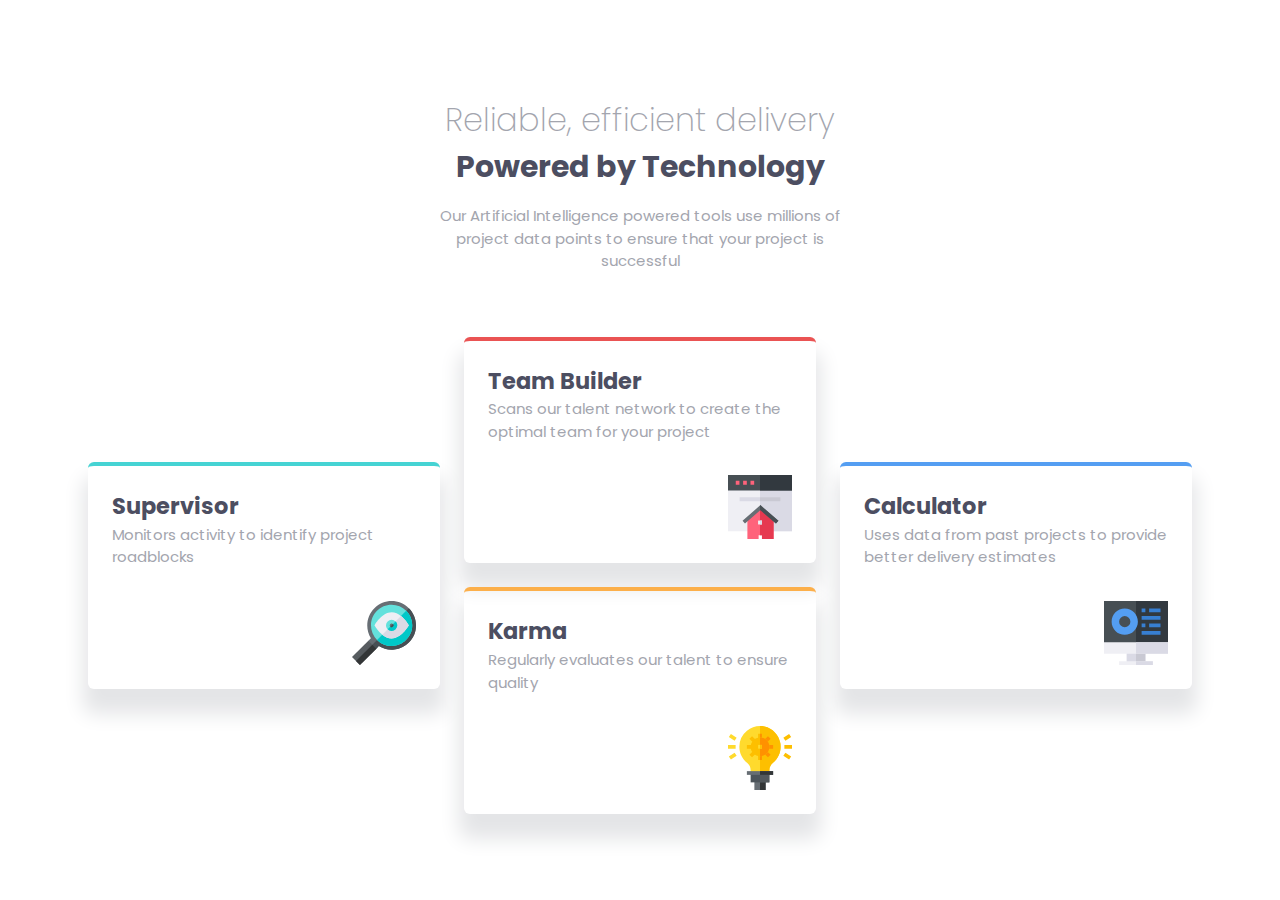
<file: index.html>
<!DOCTYPE html>
<html lang="en">

<head>
  <meta charset="UTF-8">
  <meta name="viewport" content="width=device-width, initial-scale=1.0">
  <!-- displays site properly based on user's device -->

  <link rel="icon" type="image/png" sizes="32x32" href="./images/favicon-32x32.png">

  <title>Frontend Mentor | Four card feature section</title>
  <link rel="stylesheet" href="./style.css">
  <link rel="preconnect" href="https://fonts.googleapis.com">
  <link rel="preconnect" href="https://fonts.gstatic.com" crossorigin>
  <link href="https://fonts.googleapis.com/css2?family=Poppins:wght@200;400;600&display=swap" rel="stylesheet">

</head>

<body>

  <main class="container">
    <div class="card-content">
      <p class="callout">Reliable, efficient delivery</p>
      <h1>Powered by Technology</h1>

      <p>Our Artificial Intelligence powered tools use millions of project data points
        to ensure that your project is successful</p>
    </div>

    <div class="cards">
      <section class="card card-supervisor">
        <h2>Supervisor</h2>
        <p>Monitors activity to identify project roadblocks</p>
        <img src="./images/icon-supervisor.svg" alt="search icon">
      </section>

      <div class="middle-cards">
        <section class="card card-team-builder">
          <h2>Team Builder</h2>
          <p>Scans our talent network to create the optimal team for your project</p>
          <img src="./images/icon-team-builder.svg" alt="search icon">
        </section>

        <section class="card card-karma">
          <h2>Karma</h2>
          <p>Regularly evaluates our talent to ensure quality</p>
          <img src="./images/icon-karma.svg" alt="search icon">
        </section>
      </div>

      <section class="card card-calculator">
        <h2>Calculator</h2>
        <p>Uses data from past projects to provide better delivery estimates</p>
        <img src="./images/icon-calculator.svg" alt="search icon">
      </section>

    </div>
  </main>
</body>

</html>
</file>
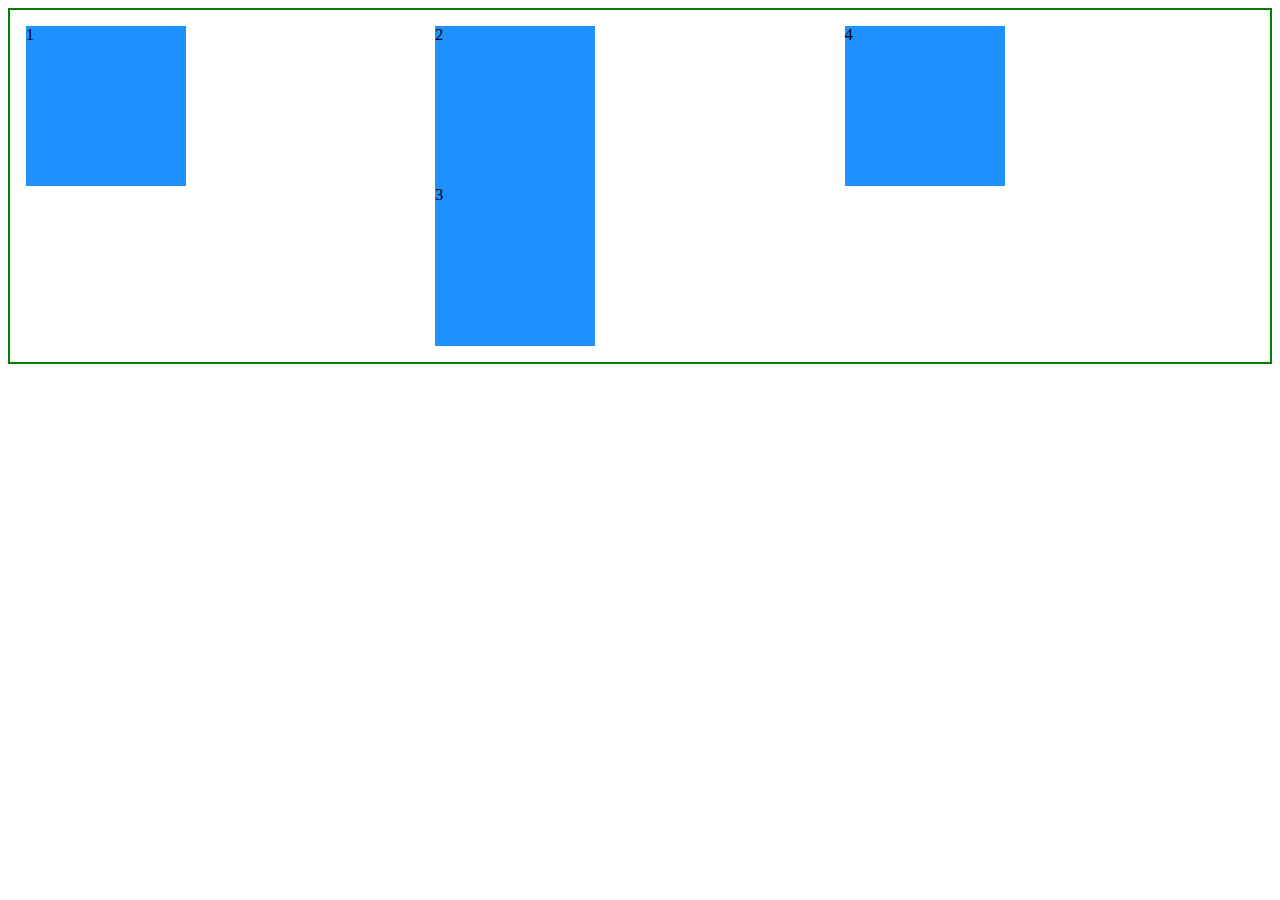
<file: playground.html>
<!DOCTYPE html>
<html lang="en">

<head>
    <meta charset="UTF-8">
    <meta http-equiv="X-UA-Compatible" content="IE=edge">
    <meta name="viewport" content="width=device-width, initial-scale=1.0">
    <title>Document</title>
</head>

<style>
    .container {
        border: 2px solid green;
        display: grid;
        grid-template-columns: repeat(3, 1fr);
        padding: 1rem;    }

    .box {
        background: dodgerblue;
        height: 10rem;
        width: 10rem;
    }



</style>

<body>
    <div class="container">
        <div class="box">1</div>
        <div class="middle">
            <div class="box one">2</div>
            <div class="box two">3</div>
        </div>
        <div class="box">4</div>
    </div>
</body>

</html>
</file>
<file: style.css>
/*
  1. Use a more-intuitive box-sizing model.
*/
*,
*::before,
*::after {
  box-sizing: border-box;
}
/*
  2. Remove default margin
*/
* {
  margin: 0;
}
/*
  3. Allow percentage-based heights in the application
*/
html,
body {
  height: 100%;
}
/*
  Typographic tweaks!
  4. Add accessible line-height
  5. Improve text rendering
*/
body {
  line-height: 1.5;
  -webkit-font-smoothing: antialiased;
}
/*
  6. Improve media defaults
*/
img,
picture,
video,
canvas,
svg {
  display: block;
  max-width: 100%;
}
/*
  7. Remove built-in form typography styles
*/
input,
button,
textarea,
select {
  font: inherit;
}
/*
  8. Avoid text overflows
*/
p,
h1,
h2,
h3,
h4,
h5,
h6 {
  overflow-wrap: break-word;
}
/*
  9. Create a root stacking context
*/
#root,
#__next {
  isolation: isolate;
}

:root {
    /* color pallete */
    --clr-red: hsl(0, 78%, 62%);
    --clr-cyan: hsl(180, 62%, 55%);
    --clr-orange: hsl(34, 97%, 64%);
    --clr-blue: hsl(212, 86%, 64%);

    --clr-drk-bue: hsl(234, 12%, 34%);
    --neutral-blue: hsl(229, 6%, 66%);
    --clr-light-gray: hsl(0, 0%, 98%);

    /* typogaphy */
    --ff-regular: 'Poppins', sans-serif;
    --fw-semi-bold: 600;
    --fw-light: 200;
}

/* general styles */
body {
    font-size: .9375rem;
    font-family: var(--ff-regular);
    color: var(--neutral-blue);
}

.container {
    padding: 2rem;
}

h1, h2 {
    color: var(--clr-drk-bue);
}

.card-content {
    text-align: center;
    margin: 4rem auto;
    max-width: 28rem;
}

.card-content h1 {
    margin-bottom: 1rem;
}

.card-content .callout {
  font-size: 2rem;
  font-weight: var(--fw-light);
}

.cards {
    display: grid;
    gap: 1.5rem;
    justify-content: center;
    margin: 0 auto;
    max-width: 60rem;
}

.card {
    padding: 1.5rem;
    border-radius: .375rem;
    box-shadow: 0 20px 20px 5px hsl(229, 6%, 90%);
    display: grid;
    width: 22rem;

}

.card-supervisor {
    border-top: 4px solid var(--clr-cyan);
}

.card-team-builder {
    border-top: 4px solid var(--clr-red);
}

.card-karma {
    border-top: 4px solid var(--clr-orange);
}

.card-calculator {
    border-top: 4px solid var(--clr-blue);
}

.card img {
    margin-top: 2rem;
    justify-self: flex-end;
}

  .middle-cards .card-karma {
    margin-top: 1.5rem;
 }


@media screen and (min-width: 768px) {
  .cards {
    grid-template-columns: repeat(3, 1fr);
    align-items: start;
 }


 .card-supervisor, .card-calculator {
  align-self: center;
 }
}
</file>
